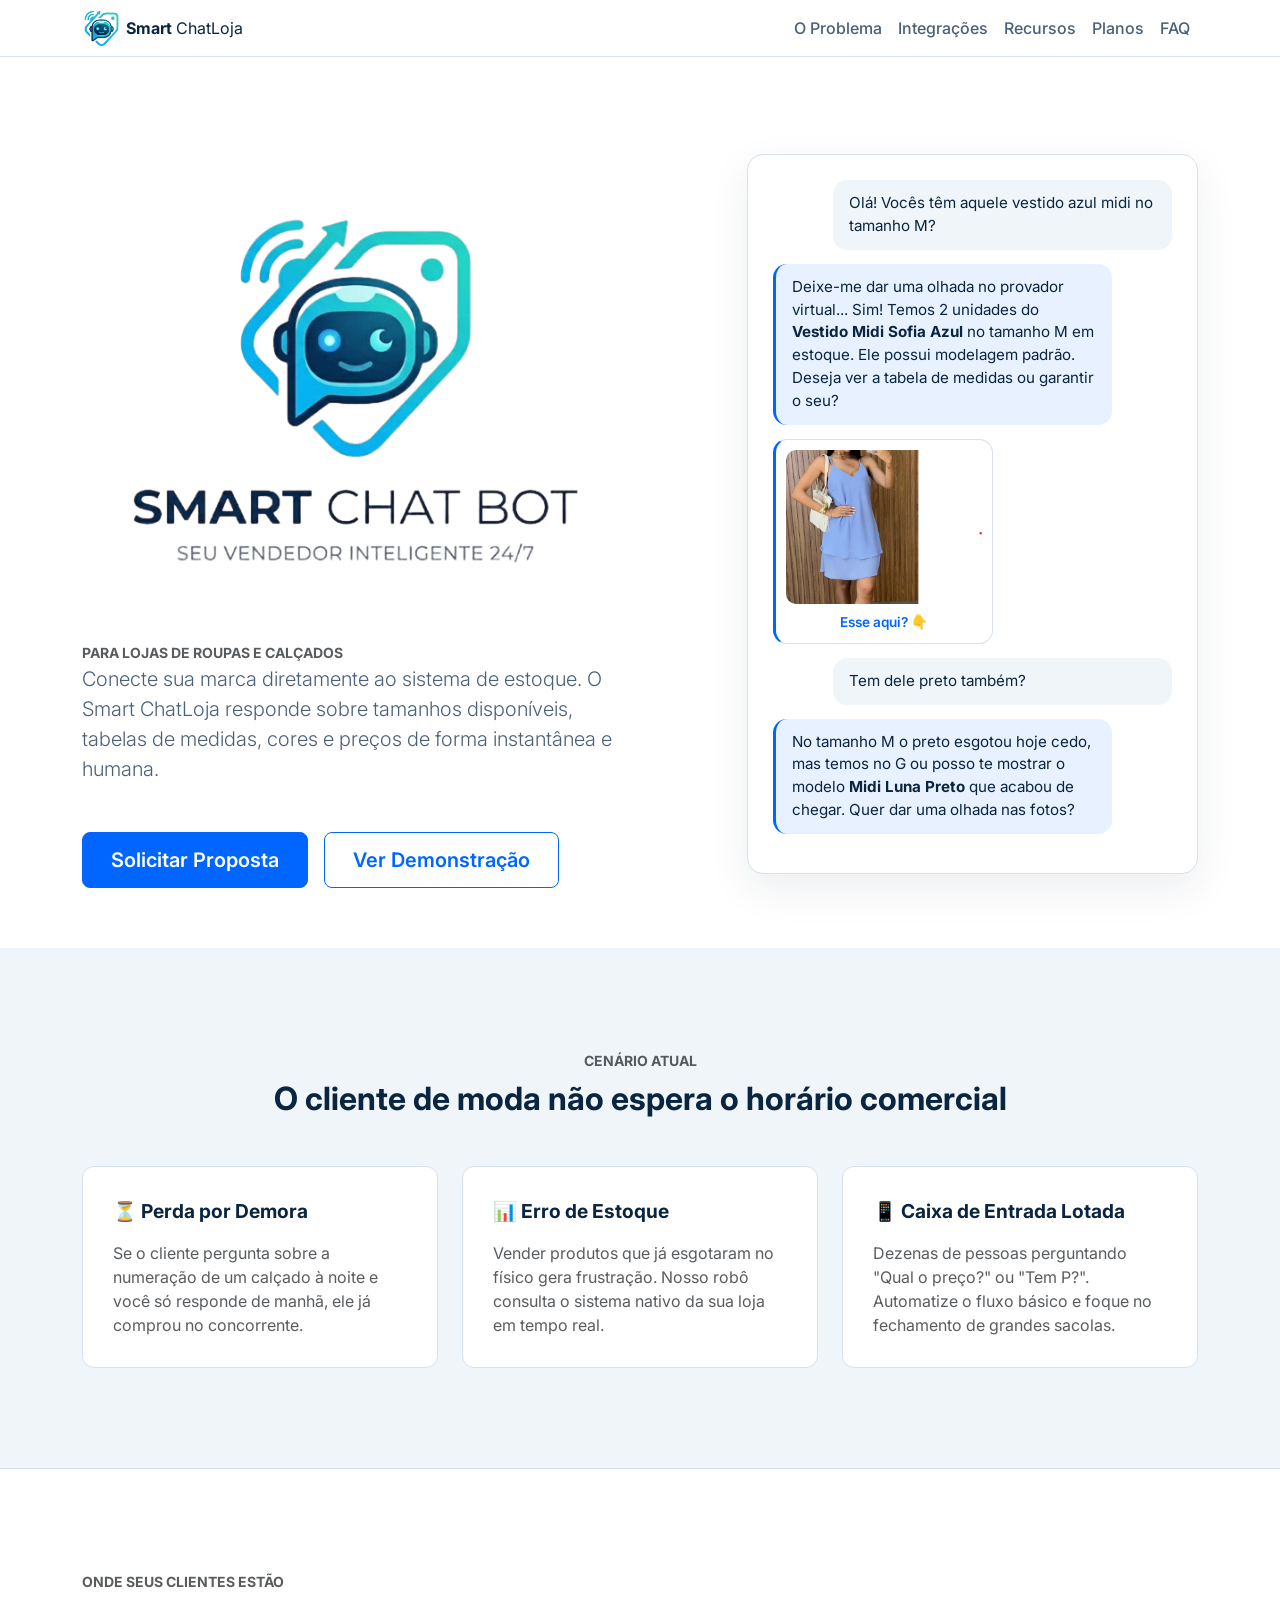
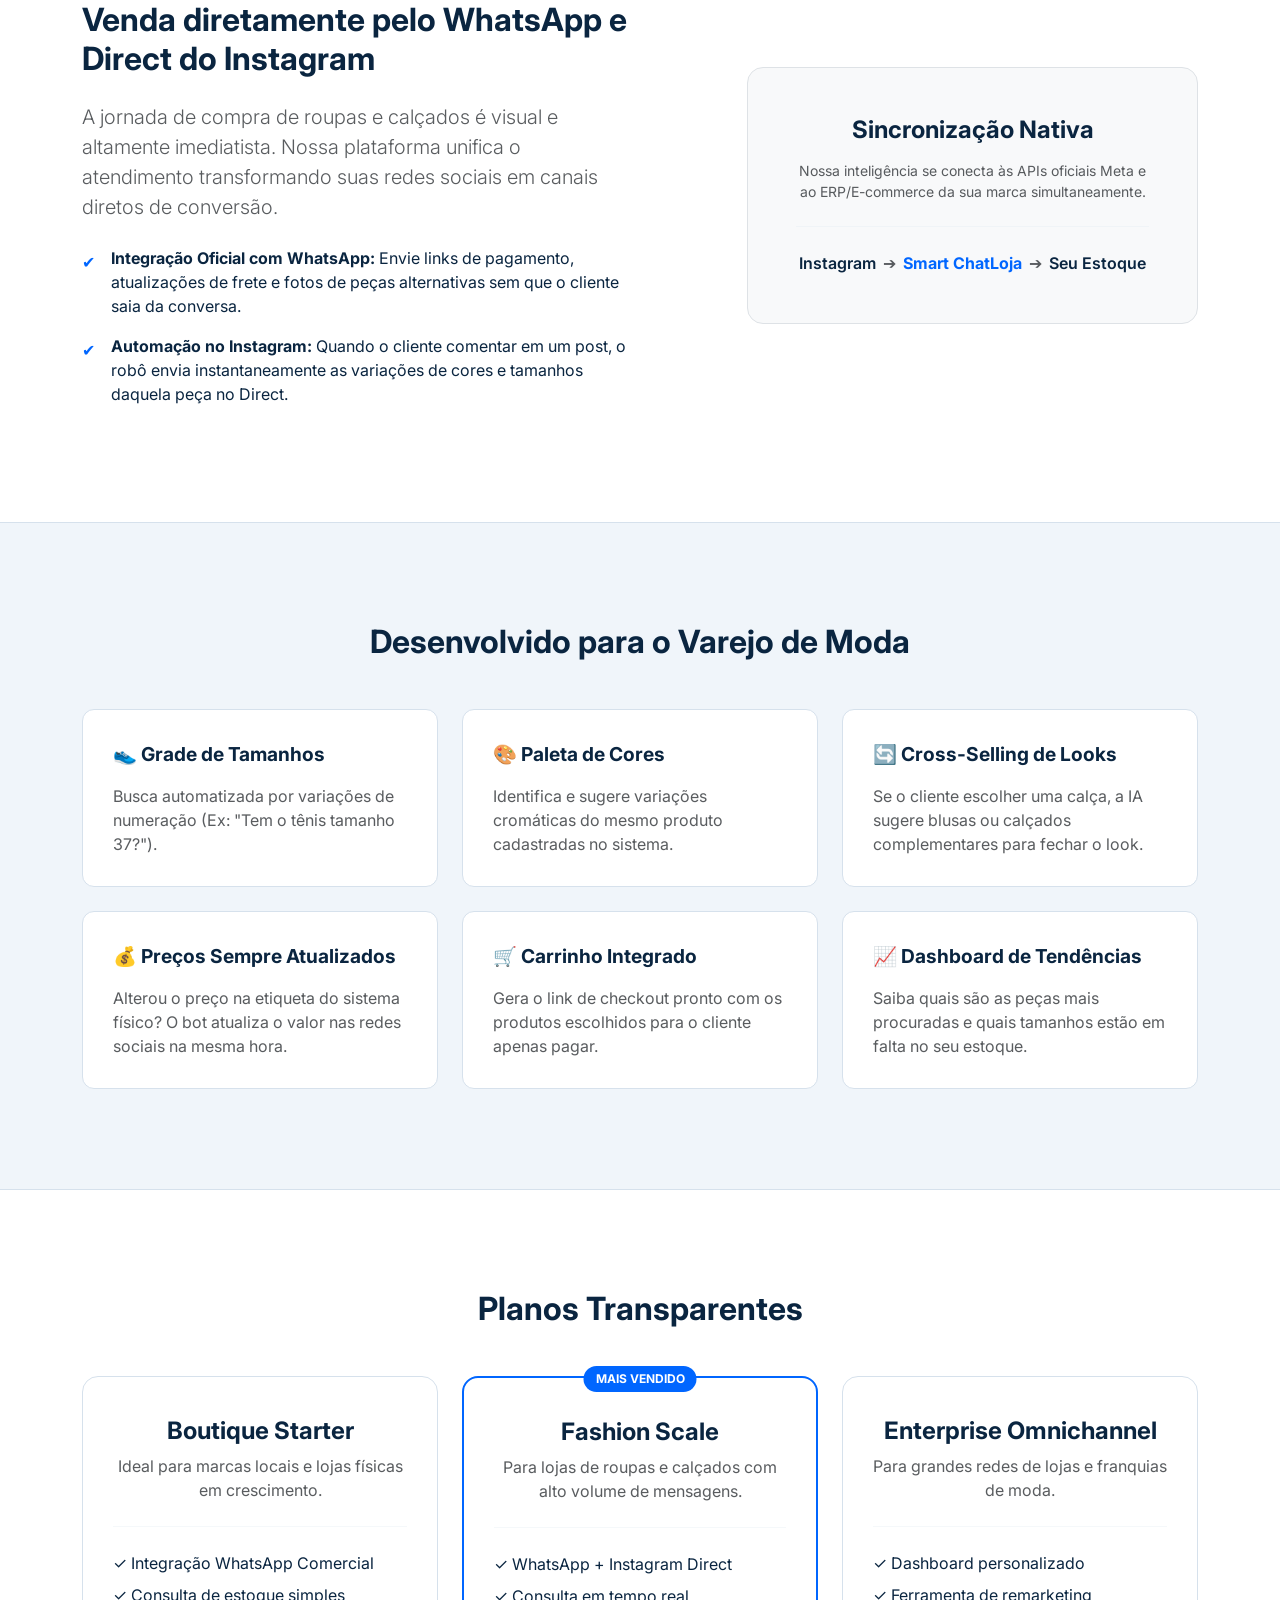
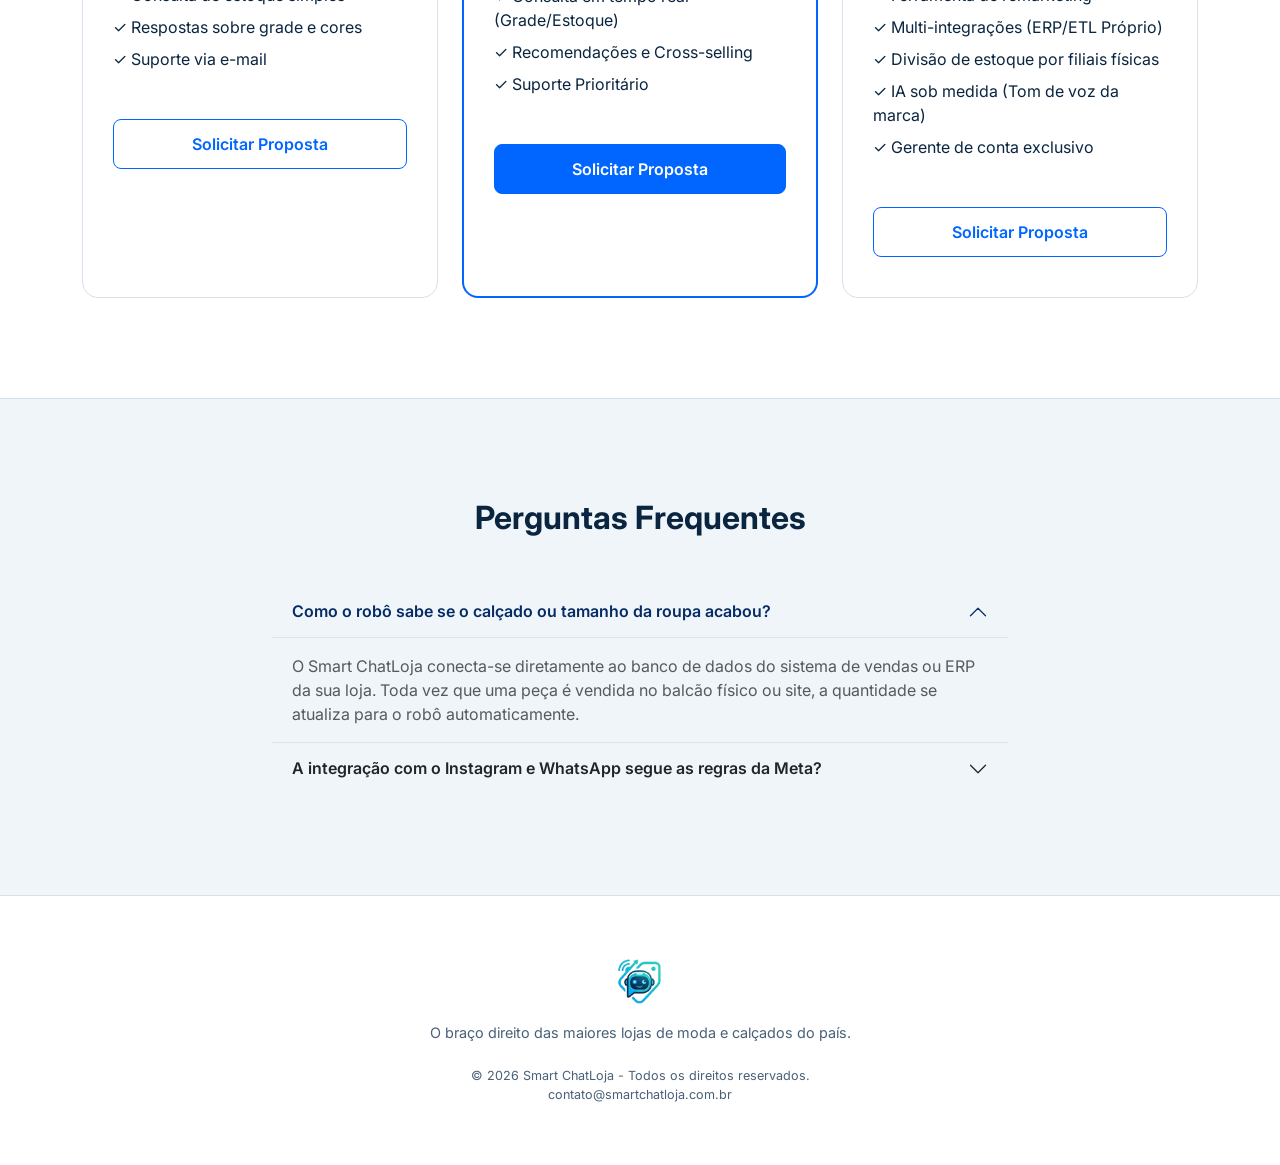
<file: frontend/index.html>
<!DOCTYPE html>
<html lang="pt-BR">

<head>
    <meta charset="UTF-8">
    <meta name="viewport" content="width=device-width, initial-scale=1.0">
    <title>Smart ChatLoja | O Vendedor Inteligente para Moda e Calçados</title>

    <!-- Open Graph / WhatsApp / Facebook / LinkedIn -->
    <meta property="og:type" content="website">
    <meta property="og:title" content="Smart ChatLoja | O Vendedor Inteligente para Moda e Calçados">
    <meta property="og:description"
        content="O consultor de moda inteligente que vende 24h por dia. Conecte sua marca ao estoque e responda sobre tamanhos, cores e preços de forma instantânea pelo WhatsApp e Instagram.">
    <meta property="og:image" content="https://werterdiasalmeida.github.io/smartchatloja/assets/img/logo_icone.png">
    <meta property="og:image:width" content="1200">
    <meta property="og:image:height" content="630">
    <meta property="og:image:alt" content="Smart ChatLoja - Vendedor Inteligente para Moda">
    <meta property="og:url" content="https://werterdiasalmeida.github.io/smartchatloja/">
    <meta property="og:site_name" content="Smart ChatLoja">
    <meta property="og:locale" content="pt_BR">

    <!-- Twitter Card -->
    <meta name="twitter:card" content="summary_large_image">
    <meta name="twitter:title" content="Smart ChatLoja | O Vendedor Inteligente para Moda">
    <meta name="twitter:description"
        content="O consultor de moda inteligente que vende 24h por dia. Atendimento automatizado com consulta de estoque em tempo real.">
    <meta name="twitter:image" content="https://werterdiasalmeida.github.io/smartchatloja/assets/img/logo_icone.png">

    <!-- Favicon -->
    <link rel="icon" type="image/png" href="assets/img/logo_icone.png">

    <link href="https://cdn.jsdelivr.net/npm/bootstrap@5.3.7/dist/css/bootstrap.min.css" rel="stylesheet">
    <link href="https://fonts.googleapis.com/css2?family=Inter:wght@300;400;500;600;700;800&display=swap"
        rel="stylesheet">
    <link href="assets/css/style.css" rel="stylesheet">
</head>

<body>

    <nav class="navbar navbar-expand-lg fixed-top">
        <div class="container">
            <a class="brand-logo" href="#">
                <img src="assets/img/logo_icone.png" alt="Smart ChatLoja" class="brand-logo-img">
            </a>
                &nbsp; <b>Smart</b>&nbsp;ChatLoja
            <button class="navbar-toggler" type="button" data-bs-toggle="collapse" data-bs-target="#menu">
                <span class="navbar-toggler-icon"></span>
            </button>

            <div class="collapse navbar-collapse" id="menu">
                <ul class="navbar-nav ms-auto">
                    <li class="nav-item"><a class="nav-link" href="#solucao">O Problema</a></li>
                    <li class="nav-item"><a class="nav-link" href="#integracoes">Integrações</a></li>
                    <li class="nav-item"><a class="nav-link" href="#recursos">Recursos</a></li>
                    <li class="nav-item"><a class="nav-link" href="#planos">Planos</a></li>
                    <li class="nav-item"><a class="nav-link" href="#faq">FAQ</a></li>
                </ul>
            </div>
        </div>
    </nav>

    <section class="hero">
        <div class="container">
            <div class="row align-items-center">

                <div class="col-lg-6">
                    <center>
                        <img src="assets/img/logo.png" alt="Smart ChatLoja" class="hero-logo">
                    </center>
                    <span class="text-uppercase fw-bold text-muted small tracking-wide">Para Lojas de Roupas e
                        Calçados</span>

                    <p class="lead mb-5">
                        Conecte sua marca diretamente ao sistema de estoque. O Smart ChatLoja responde sobre tamanhos
                        disponíveis, tabelas de medidas, cores e preços de forma instantânea e humana.
                    </p>

                    <div class="d-flex flex-wrap gap-3">
                        <a href="#planos" class="btn btn-custom-dark btn-lg">Solicitar Proposta</a>
                        <a href="demo/index.html" class="btn btn-custom-outline btn-lg">Ver Demonstração</a>
                    </div>
                </div>

                <div class="col-lg-5 offset-lg-1 mt-5 mt-lg-0">
                    <div class="chat-box">
                        <div class="msg user">Olá! Vocês têm aquele vestido azul midi no tamanho M?</div>
                        <div class="msg bot">Deixe-me dar uma olhada no provador virtual... Sim! Temos 2 unidades do
                            <strong>Vestido Midi Sofia Azul</strong> no tamanho M em estoque. Ele possui modelagem
                            padrão. Deseja ver a tabela de medidas ou garantir o seu?</div>
                        <div class="product-preview">
                            <img src="assets/img/vestido-sofia.jpg" alt="Vestido Midi Sofia Azul">
                            <div class="preview-label">Esse aqui? 👇</div>
                        </div>
                        <div class="msg user">Tem dele preto também?</div>
                        <div class="msg bot">No tamanho M o preto esgotou hoje cedo, mas temos no G ou posso te mostrar
                            o modelo <strong>Midi Luna Preto</strong> que acabou de chegar. Quer dar uma olhada nas
                            fotos?</div>
                    </div>
                </div>

            </div>
        </div>
    </section>

    <section id="solucao" class="section-gray">
        <div class="container text-center">
            <span class="text-uppercase fw-bold text-muted small">Cenário Atual</span>
            <h2 class="fw-bold mt-2 mb-5">O cliente de moda não espera o horário comercial</h2>

            <div class="row g-4 text-start">
                <div class="col-md-4">
                    <div class="card-feature">
                        <div class="card-title-custom">⏳ Perda por Demora</div>
                        <p class="text-muted mb-0">Se o cliente pergunta sobre a numeração de um calçado à noite e você
                            só responde de manhã, ele já comprou no concorrente.</p>
                    </div>
                </div>
                <div class="col-md-4">
                    <div class="card-feature">
                        <div class="card-title-custom">📊 Erro de Estoque</div>
                        <p class="text-muted mb-0">Vender produtos que já esgotaram no físico gera frustração. Nosso
                            robô consulta o sistema nativo da sua loja em tempo real.</p>
                    </div>
                </div>
                <div class="col-md-4">
                    <div class="card-feature">
                        <div class="card-title-custom">📱 Caixa de Entrada Lotada</div>
                        <p class="text-muted mb-0">Dezenas de pessoas perguntando "Qual o preço?" ou "Tem P?".
                            Automatize o fluxo básico e foque no fechamento de grandes sacolas.</p>
                    </div>
                </div>
            </div>
        </div>
    </section>

    <section id="integracoes" class="section">
        <div class="container">
            <div class="row align-items-center">
                <div class="col-lg-6">
                    <span class="text-uppercase fw-bold text-muted small">Onde Seus Clientes Estão</span>
                    <h2 class="fw-bold mt-2 mb-4">Venda diretamente pelo WhatsApp e Direct do Instagram</h2>
                    <p class="text-muted lead mb-4">
                        A jornada de compra de roupas e calçados é visual e altamente imediatista. Nossa plataforma
                        unifica o atendimento transformando suas redes sociais em canais diretos de conversão.
                    </p>

                    <div class="mb-3 d-flex align-items-start">
                        <div class="me-3 mt-1" style="color: var(--accent);">✔</div>
                        <div>
                            <strong>Integração Oficial com WhatsApp:</strong> Envie links de pagamento, atualizações de
                            frete e fotos de peças alternativas sem que o cliente saia da conversa.
                        </div>
                    </div>
                    <div class="mb-3 d-flex align-items-start">
                        <div class="me-3 mt-1" style="color: var(--accent);">✔</div>
                        <div>
                            <strong>Automação no Instagram:</strong> Quando o cliente comentar em um post, o robô envia
                            instantaneamente as variações de cores e tamanhos daquela peça no Direct.
                        </div>
                    </div>
                </div>
                <div class="col-lg-5 offset-lg-1 mt-5 mt-lg-0">
                    <div class="p-5 bg-light rounded-4 border border-1 text-center">
                        <h4 class="fw-bold mb-3">Sincronização Nativa</h4>
                        <p class="text-muted small">Nossa inteligência se conecta às APIs oficiais Meta e ao
                            ERP/E-commerce da sua marca simultaneamente.</p>
                        <hr class="my-4" style="border-color: var(--border-color);">
                        <div class="d-flex justify-content-around align-items-center">
                            <span class="fw-semibold">Instagram</span>
                            <span class="text-muted">➔</span>
                            <span class="fw-bold" style="color: var(--accent);">Smart ChatLoja</span>
                            <span class="text-muted">➔</span>
                            <span class="fw-semibold">Seu Estoque</span>
                        </div>
                    </div>
                </div>
            </div>
        </div>
    </section>

    <section id="recursos" class="section-gray">
        <div class="container">
            <h2 class="text-center fw-bold mb-5">Desenvolvido para o Varejo de Moda</h2>

            <div class="row g-4">
                <div class="col-md-4">
                    <div class="card-feature">
                        <div class="card-title-custom">👟 Grade de Tamanhos</div>
                        <p class="text-muted mb-0">Busca automatizada por variações de numeração (Ex: "Tem o tênis
                            tamanho 37?").</p>
                    </div>
                </div>
                <div class="col-md-4">
                    <div class="card-feature">
                        <div class="card-title-custom">🎨 Paleta de Cores</div>
                        <p class="text-muted mb-0">Identifica e sugere variações cromáticas do mesmo produto cadastradas
                            no sistema.</p>
                    </div>
                </div>
                <div class="col-md-4">
                    <div class="card-feature">
                        <div class="card-title-custom">🔄 Cross-Selling de Looks</div>
                        <p class="text-muted mb-0">Se o cliente escolher uma calça, a IA sugere blusas ou calçados
                            complementares para fechar o look.</p>
                    </div>
                </div>
                <div class="col-md-4">
                    <div class="card-feature">
                        <div class="card-title-custom">💰 Preços Sempre Atualizados</div>
                        <p class="text-muted mb-0">Alterou o preço na etiqueta do sistema físico? O bot atualiza o valor
                            nas redes sociais na mesma hora.</p>
                    </div>
                </div>
                <div class="col-md-4">
                    <div class="card-feature">
                        <div class="card-title-custom">🛒 Carrinho Integrado</div>
                        <p class="text-muted mb-0">Gera o link de checkout pronto com os produtos escolhidos para o
                            cliente apenas pagar.</p>
                    </div>
                </div>
                <div class="col-md-4">
                    <div class="card-feature">
                        <div class="card-title-custom">📈 Dashboard de Tendências</div>
                        <p class="text-muted mb-0">Saiba quais são as peças mais procuradas e quais tamanhos estão em
                            falta no seu estoque.</p>
                    </div>
                </div>
            </div>
        </div>
    </section>

    <section id="planos" class="section">
        <div class="container">
            <h2 class="fw-bold text-center mb-5">Planos Transparentes</h2>

            <div class="row g-4 align-items-stretch">
                <div class="col-lg-4">
                    <div class="plan">
                        <h4 class="fw-bold">Boutique Starter</h4>
                        <p class="text-muted mb-4">Ideal para marcas locais e lojas físicas em crescimento.</p>
                        <hr class="my-4" style="border-color: var(--border-color);">
                        <ul class="text-start list-unstyled mb-5">
                            <li class="mb-2">✓ Integração WhatsApp Comercial</li>
                            <li class="mb-2">✓ Consulta de estoque simples</li>
                            <li class="mb-2">✓ Respostas sobre grade e cores</li>
                            <li class="mb-2">✓ Suporte via e-mail</li>
                        </ul>
                        <a href="#" class="btn btn-custom-outline w-100">Solicitar Proposta</a>
                    </div>
                </div>

                <div class="col-lg-4">
                    <div class="plan featured">
                        <div class="badge-featured">Mais Vendido</div>
                        <h4 class="fw-bold">Fashion Scale</h4>
                        <p class="text-muted mb-4">Para lojas de roupas e calçados com alto volume de mensagens.</p>
                        <hr class="my-4" style="border-color: var(--border-color);">
                        <ul class="text-start list-unstyled mb-5">
                            <li class="mb-2">✓ WhatsApp + Instagram Direct</li>
                            <li class="mb-2">✓ Consulta em tempo real (Grade/Estoque)</li>
                            <li class="mb-2">✓ Recomendações e Cross-selling</li>
                            <li class="mb-2">✓ Suporte Prioritário</li>
                        </ul>
                        <a href="#" class="btn btn-custom-dark w-100">Solicitar Proposta</a>
                    </div>
                </div>

                <div class="col-lg-4">
                    <div class="plan">
                        <h4 class="fw-bold">Enterprise Omnichannel</h4>
                        <p class="text-muted mb-4">Para grandes redes de lojas e franquias de moda.</p>
                        <hr class="my-4" style="border-color: var(--border-color);">
                        <ul class="text-start list-unstyled mb-5">
                            <li class="mb-2">✓ Dashboard personalizado </li>
                            <li class="mb-2">✓ Ferramenta de remarketing </li>
                            <li class="mb-2">✓ Multi-integrações (ERP/ETL Próprio)</li>
                            <li class="mb-2">✓ Divisão de estoque por filiais físicas</li>
                            <li class="mb-2">✓ IA sob medida (Tom de voz da marca)</li>
                            <li class="mb-2">✓ Gerente de conta exclusivo</li>
                        </ul>
                        <a href="#" class="btn btn-custom-outline w-100">Solicitar Proposta</a>
                    </div>
                </div>
            </div>
        </div>
    </section>

    <section id="faq" class="section-gray">
        <div class="container">
            <h2 class="fw-bold text-center mb-5">Perguntas Frequentes</h2>
            <div class="row justify-content-center">
                <div class="col-lg-8">
                    <div class="accordion accordion-flush" id="faqAccordion">
                        <div class="accordion-item bg-transparent">
                            <h2 class="accordion-header">
                                <button class="accordion-button bg-transparent fw-semibold" data-bs-toggle="collapse"
                                    data-bs-target="#f1">
                                    Como o robô sabe se o calçado ou tamanho da roupa acabou?
                                </button>
                            </h2>
                            <div id="f1" class="accordion-collapse collapse show" data-bs-parent="#faqAccordion">
                                <div class="accordion-body text-muted">
                                    O Smart ChatLoja conecta-se diretamente ao banco de dados do sistema de vendas ou
                                    ERP da sua loja. Toda vez que uma peça é vendida no balcão físico ou site, a
                                    quantidade se atualiza para o robô automaticamente.
                                </div>
                            </div>
                        </div>
                        <div class="accordion-item bg-transparent">
                            <h2 class="accordion-header">
                                <button class="accordion-button collapsed bg-transparent fw-semibold"
                                    data-bs-toggle="collapse" data-bs-target="#f2">
                                    A integração com o Instagram e WhatsApp segue as regras da Meta?
                                </button>
                            </h2>
                            <div id="f2" class="accordion-collapse collapse" data-bs-parent="#faqAccordion">
                                <div class="accordion-body text-muted">
                                    Sim, operamos exclusivamente utilizando as APIs oficiais Cloud da Meta, o que
                                    garante a segurança da sua conta, evita bloqueios e traz total estabilidade para o
                                    seu negócio.
                                </div>
                            </div>
                        </div>
                    </div>
                </div>
            </div>
        </div>
    </section>
    <footer class="text-center">
        <div class="container">
            <a class="brand-logo justify-content-center mb-3" href="#">
                <img src="assets/img/logo_icone.png" alt="Smart ChatLoja" class="brand-logo-img">
            </a>
            <p class="mb-4">O braço direito das maiores lojas de moda e calçados do país.</p>
            <p class="small mb-0">
                © 2026 Smart ChatLoja - Todos os direitos reservados.<br>
                contato@smartchatloja.com.br
            </p>
        </div>
    </footer>
    <script src="https://cdn.jsdelivr.net/npm/bootstrap@5.3.7/dist/js/bootstrap.bundle.min.js"></script>
</body>

</html>
</file>
<file: frontend/assets/css/style.css>
:root {
      --bg-main: #ffffff;
      --text-dark: #0a2540;
      --text-muted: #4a6078;
      --accent: #0066ff;
      --accent-dark: #0052cc;
      --gray-light: #f0f5fa;
      --border-color: #d6e1ec;
  }

  body {
      font-family: 'Inter', sans-serif;
      background-color: var(--bg-main);
      color: var(--text-dark);
      overflow-x: hidden;
  }

  /* Logo Customizada */
  .brand-logo {
      display: flex;
      align-items: center;
      text-decoration: none;
  }

  .brand-logo-img {
      height: 40px;
      width: auto;
      object-fit: contain;
  }

  .hero-logo {
      height: 500px;
      width: auto;
      object-fit: contain;
      display: block;
  }

  /* Navbar Clean */
  .navbar {
      background-color: rgba(255, 255, 255, 0.95);
      border-bottom: 1px solid var(--border-color);
      backdrop-filter: blur(10px);
  }

  .nav-link {
      color: var(--text-muted) !important;
      font-weight: 500;
      transition: color 0.2s;
  }

  .nav-link:hover {
      color: var(--accent) !important;
  }

  /* Hero Section Ultra Clean */
  .hero {
      min-height: 90vh;
      display: flex;
      align-items: center;
      padding-top: 140px;
      padding-bottom: 60px;
      background-color: var(--bg-main);
  }

  .hero h1 {
      font-size: 3.5rem;
      font-weight: 800;
      letter-spacing: -1px;
      line-height: 1.2;
      color: var(--text-dark);
  }

  .hero p {
      color: var(--text-muted);
  }

  .btn-custom-dark {
      background-color: var(--accent);
      color: #fff;
      font-weight: 600;
      border-radius: 8px;
      padding: 12px 28px;
      text-decoration: none;
      transition: all 0.2s;
      border: 1px solid var(--accent);
  }

  .btn-custom-dark:hover {
      color: #fff;
      background-color: var(--accent-dark);
      border-color: var(--accent-dark);
  }

  .btn-custom-outline {
      border: 1px solid var(--accent);
      color: var(--accent);
      font-weight: 600;
      border-radius: 8px;
      padding: 12px 28px;
      text-decoration: none;
      transition: all 0.2s;
  }

  .btn-custom-outline:hover {
      background-color: var(--accent);
      color: #fff;
  }

  .section {
      padding: 100px 0;
      border-bottom: 1px solid var(--border-color);
  }

  .section-gray {
      padding: 100px 0;
      background-color: var(--gray-light);
      border-bottom: 1px solid var(--border-color);
  }

  /* Cards Minimalistas */
  .card-feature {
      background: #fff;
      border: 1px solid var(--border-color);
      border-radius: 12px;
      padding: 30px;
      height: 100%;
      transition: transform 0.2s, box-shadow 0.2s;
  }

  .card-feature:hover {
      transform: translateY(-2px);
      box-shadow: 0 10px 20px rgba(0, 102, 255, 0.08);
      border-color: var(--accent);
  }

  .card-title-custom {
      font-weight: 700;
      font-size: 1.2rem;
      margin-bottom: 15px;
      color: var(--text-dark);
  }

  /* Simulação do Chat de Moda */
  .chat-box {
      background: #fff;
      border: 1px solid var(--border-color);
      border-radius: 16px;
      padding: 25px;
      box-shadow: 0 15px 40px rgba(10, 37, 64, 0.08);
  }

  .msg {
      padding: 12px 16px;
      border-radius: 14px;
      margin-bottom: 14px;
      font-size: 0.95rem;
      max-width: 85%;
  }

  .user {
      background: var(--gray-light);
      color: var(--text-dark);
      margin-left: auto;
  }

  .bot {
      background: #e8f1ff;
      color: var(--text-dark);
      margin-right: auto;
      border-left: 3px solid var(--accent);
  }

  .product-preview {
      background: #fff;
      border: 1px solid var(--border-color);
      border-left: 3px solid var(--accent);
      padding: 10px;
      border-radius: 14px;
      margin-right: auto;
      margin-bottom: 14px;
      max-width: 220px;
      text-align: center;
  }

  .product-preview img {
      width: 100%;
      height: auto;
      border-radius: 10px;
      display: block;
  }

  .product-preview .preview-label {
      font-size: 0.85rem;
      color: var(--accent);
      font-weight: 600;
      margin-top: 8px;
  }

  /* Planos Clean */
  .plan {
      background: #fff;
      border: 1px solid var(--border-color);
      border-radius: 16px;
      padding: 40px 30px;
      text-align: center;
      height: 100%;
  }

  .plan.featured {
      border: 2px solid var(--accent);
      position: relative;
  }

  .plan.featured .badge-featured {
      position: absolute;
      top: -12px;
      left: 50%;
      transform: translateX(-50%);
      background: var(--accent);
      color: #fff;
      padding: 4px 12px;
      font-size: 0.75rem;
      text-transform: uppercase;
      font-weight: 700;
      border-radius: 20px;
  }

  /* Footer */
  footer {
      background: var(--bg-main);
      color: var(--text-muted);
      padding: 60px 0;
      font-size: 0.9rem;
  }

  footer .brand-logo-img {
      height: 50px;
  }

  @media(max-width:768px) {
      .hero h1 {
          font-size: 2.6rem;
      }

      .hero {
          text-align: center;
          padding-top: 100px;
      }

      .hero-logo {
          height: 300px;
          margin-left: auto;
          margin-right: auto;
      }

      .msg {
          max-width: 100%;
      }

      .brand-logo-img {
          height: 35px;
      }
  }
</file>
